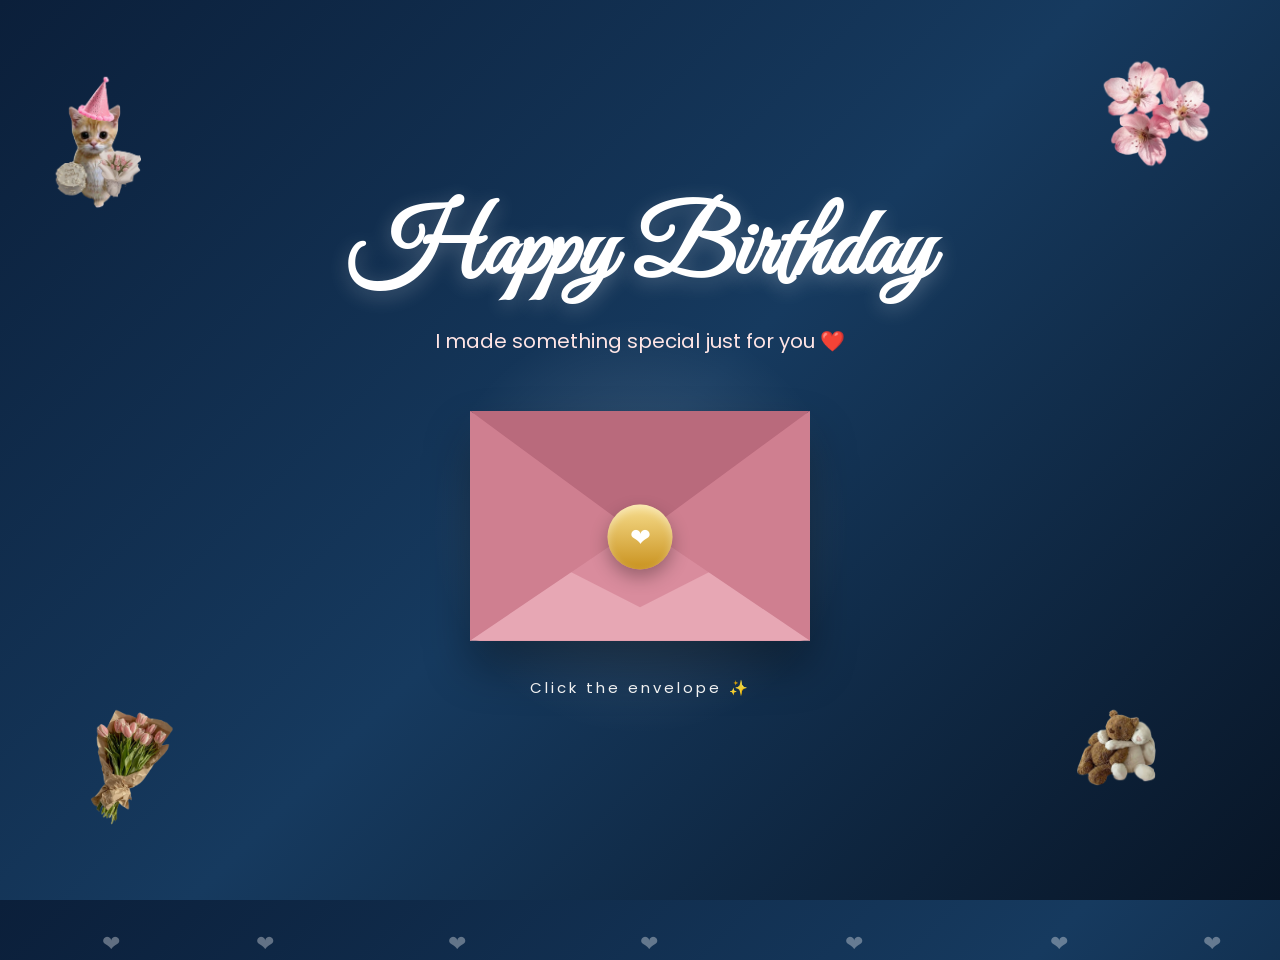
<file: index.html>
<!DOCTYPE html>
<html lang="en">
<head>
    <meta charset="UTF-8">
    <meta name="viewport" content="width=device-width, initial-scale=1.0">
    <title>Happy Birthday ❤️</title>

    <link rel="stylesheet" href="style.css">

    <!-- Google Fonts -->
    <link href="https://fonts.googleapis.com/css2?family=Great+Vibes&family=Poppins:wght@300;400;500;600&display=swap" rel="stylesheet">
</head>

<body>

    <!-- Floating Hearts -->
    <div class="hearts">
        <span>❤</span>
        <span>❤</span>
        <span>❤</span>
        <span>❤</span>
        <span>❤</span>
        <span>❤</span>
        <span>❤</span>
    </div>

    <!-- Decorative Stickers -->
    <img src="images/cat.png" class="sticker cat" alt="Cat">
    <img src="images/lilies.png" class="sticker lilies" alt="Flowers">
    <img src="images/flower.png" class="sticker flower" alt="Flower">
    <!--<img src="images/teddy.png" class="sticker teddy" alt="Teddy Bear">-->
    <img src="images/teddy.png" class="sticker kiss" alt="Kiss">

    <!-- Main Content -->
    <main class="container">

        <h1>
            Happy Birthday
        </h1>

        <p class="subtitle">
            I made something special just for you ❤️
        </p>

        <!-- Envelope -->
        <div class="envelope" id="envelope">

            <div class="back"></div>

            <div class="bottom"></div>

            <div class="left"></div>

            <div class="right"></div>

            <div class="top"></div>

            <div class="seal"></div>

        </div>

        <p class="click">
            Click the envelope ✨
        </p>

    </main>

    <script src="script.js"></script>

</body>
</html>
</file>
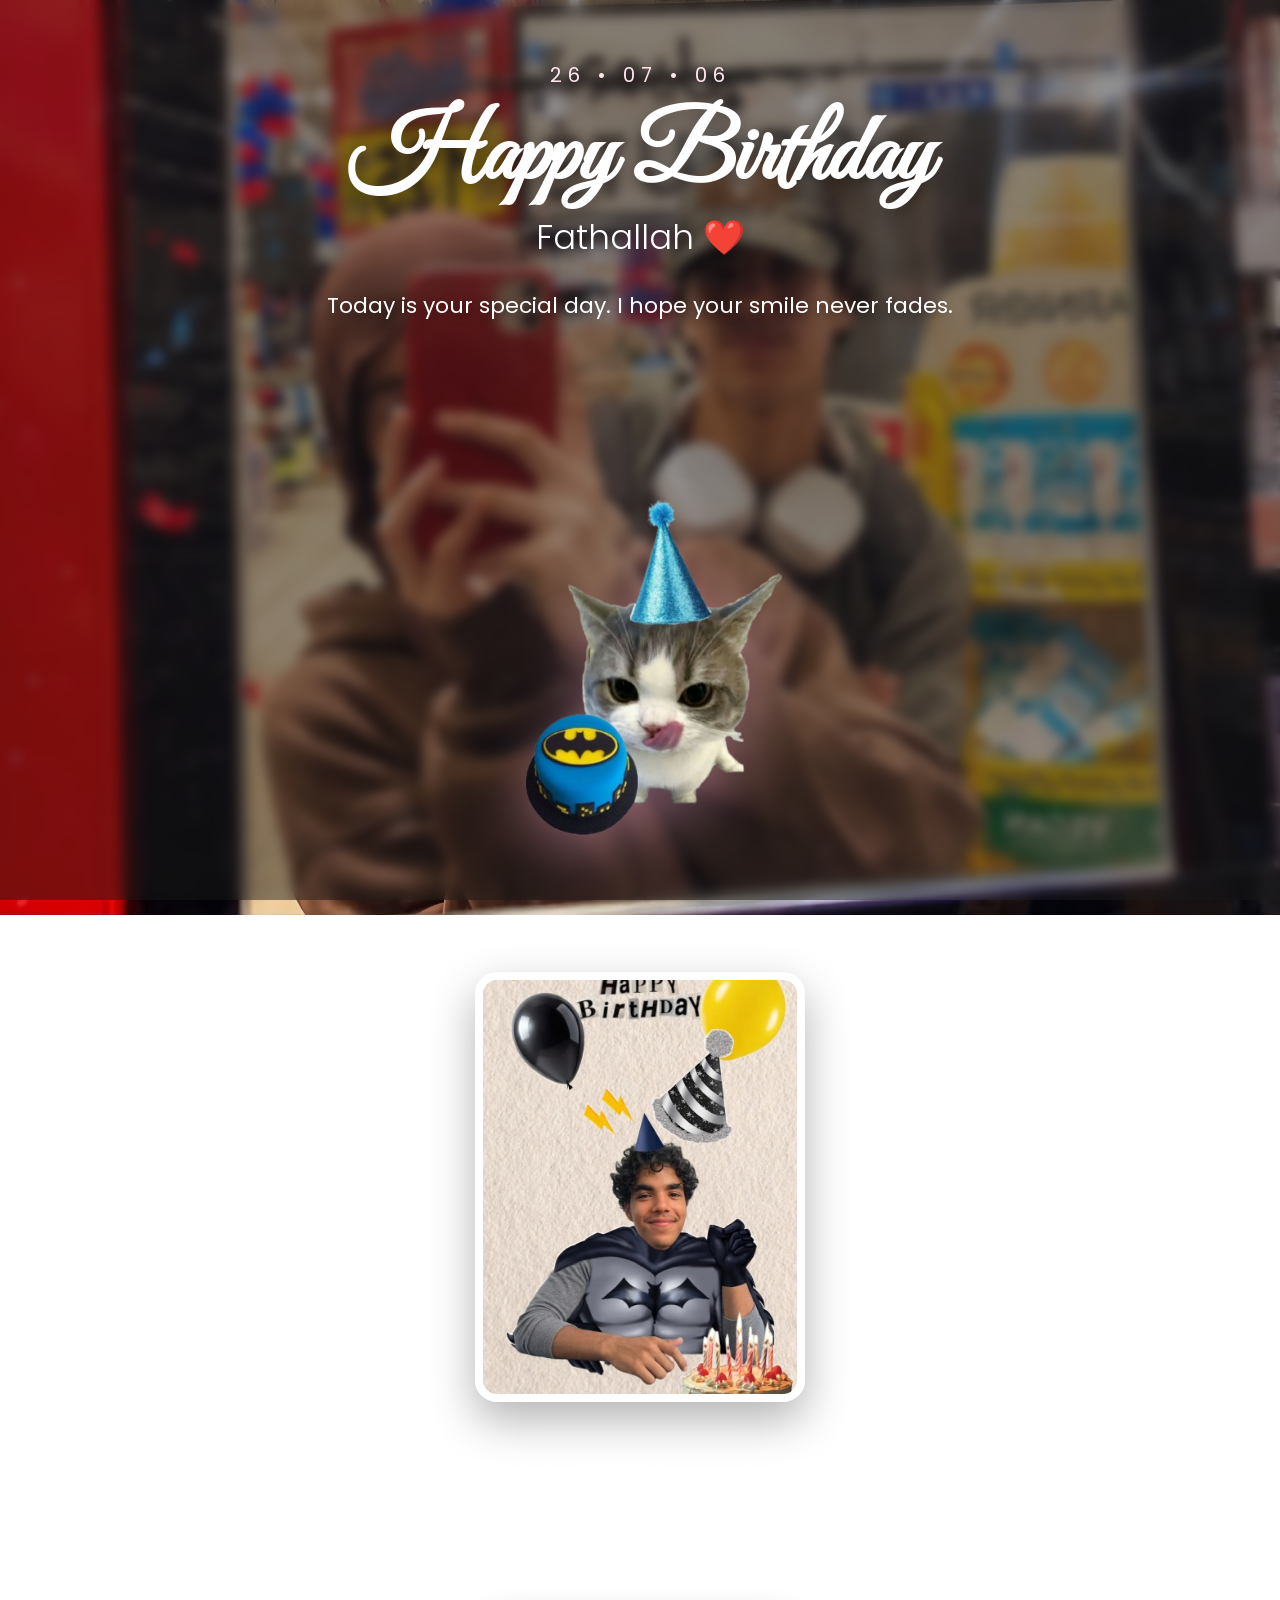
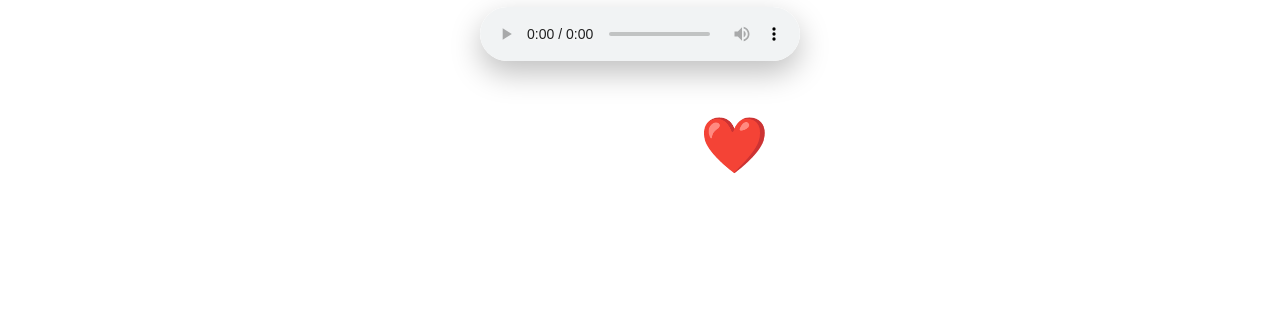
<file: cake.html>
<!DOCTYPE html>
<html lang="en">

<head>

    <meta charset="UTF-8">
    <meta name="viewport" content="width=device-width, initial-scale=1.0">

    <title>Happy Birthday ❤️</title>

    <link rel="stylesheet" href="cake.css">

    <link href="https://fonts.googleapis.com/css2?family=Great+Vibes&family=Poppins:wght@300;400;500;600&display=swap" rel="stylesheet">

</head>

<body>

    <!-- Overlay -->
    <div class="overlay"></div>

    <!-- Floating Hearts -->
    <div class="hearts">
        <span>❤</span>
        <span>❤</span>
        <span>❤</span>
        <span>❤</span>
        <span>❤</span>
        <span>❤</span>
        <span>❤</span>
    </div>

    <!-- Decorations -->

    <!--<img src="images/lvy.png" class="sticker flower1" alt="">
    <img src="images/man.png" class="sticker flower2" alt="">
    <img src="images/us.png" class="sticker butterfly" alt="">-->

    <main class="content">

        <p class="date">
            26 • 07 • 06
        </p>

        <h1>

            Happy Birthday

            <span>Fathallah ❤️</span>

        </h1>

        <p class="subtitle">

            Today is your special day.
            I hope your smile never fades.

        </p>

        <!-- Cake -->

        <div class="cake-section">

            <img src="images/batmancake.png" class="cake" alt="Birthday Cake">

        </div>

        <!-- Favorite Photo -->

        <div class="memory">

            <img src="images/finalpic.png" alt="">

        </div>

        <!-- Final Message -->

        <div class="final-message">

            <p>
                Happy birthday BATMAN, love u my lovely man.

            </p>

            <p>

                I hope this little surprise
                made your birthday
                a little happier.

            </p>

        </div>

        <!-- Music -->

        <audio controls class="music">

            <source src="music/music.mp3" type="audio/mpeg">

        </audio>

        <!-- Finish -->

        <p class="finish">

            The End ❤️

        </p>

        <p class="back" id="backBtn">

            ← Back

        </p>

    </main>

    <script src="cake.js"></script>

</body>

</html>
</file>
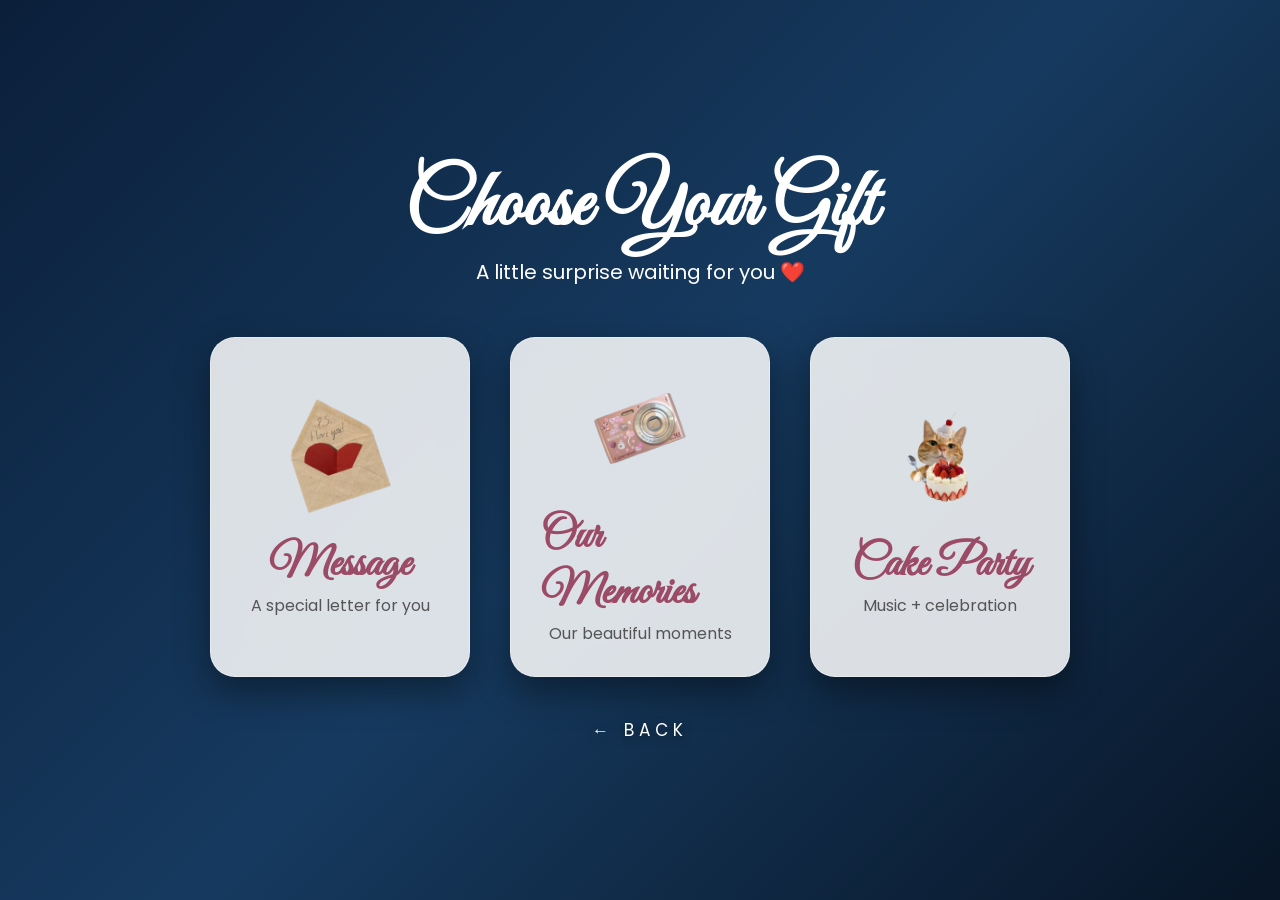
<file: gift.html>
<!DOCTYPE html>
<html lang="en">

<head>

<meta charset="UTF-8">
<meta name="viewport" content="width=device-width, initial-scale=1.0">

<title>Your Gift 🎁</title>

<link rel="stylesheet" href="gift.css">

<link href="https://fonts.googleapis.com/css2?family=Great+Vibes&family=Poppins:wght@300;400;500&display=swap" rel="stylesheet">

</head>


<body>
<div class="hearts">
        <span>❤</span>
        <span>❤</span>
        <span>❤</span>
        <span>❤</span>
        <span>❤</span>
        <span>❤</span>
        <span>❤</span>
    </div>

<div class="title">

<h1>
Choose Your Gift
</h1>

<p>
A little surprise waiting for you ❤️
</p>

</div>



<div class="gifts">


<!-- MESSAGE -->

<a href="message.html" class="card">

<img src="images/message.png">

<h2>
Message
</h2>

<p>
A special letter for you
</p>

</a>




<!-- PHOTOS -->

<a href="memories.html" class="card">

<img src="images/camera.png">

<h2>
Our Memories
</h2>

<p>
Our beautiful moments
</p>

</a>




<!-- CAKE -->

<a href="cake.html" class="card">

<img src="images/cakeu.png">

<h2>
Cake Party
</h2>

<p>
Music + celebration
</p>

</a>


</div>
<p id="backBtn" class="back-btn">
    ← Back
</p>
<script src="gift.js"></script>
</body>

</html>
</file>
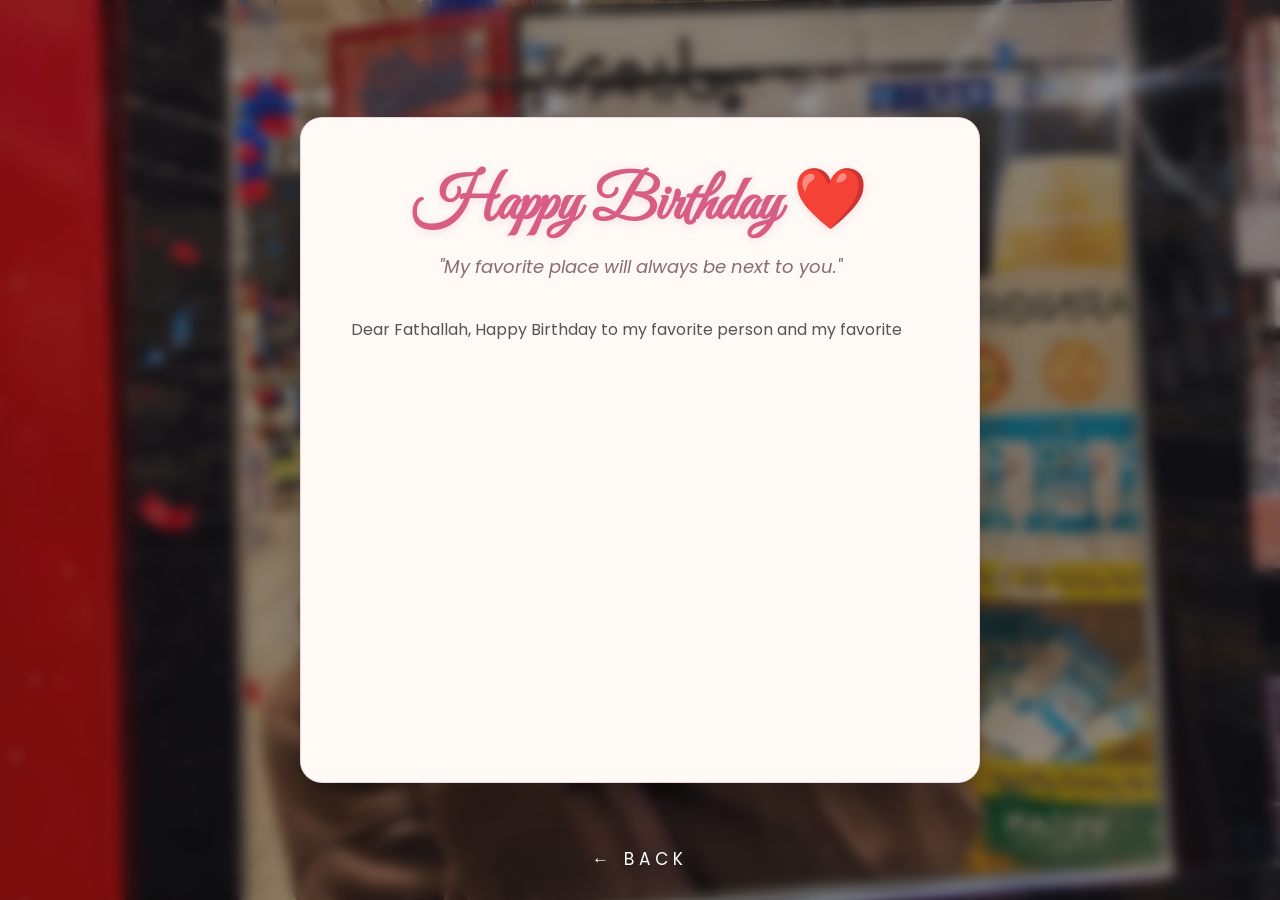
<file: letter.html>
<!DOCTYPE html>
<html lang="en">

<head>

    <meta charset="UTF-8">
    <meta name="viewport" content="width=device-width, initial-scale=1.0">

    <title>My Letter ❤️</title>

    <link rel="stylesheet" href="letter.css">

    <link href="https://fonts.googleapis.com/css2?family=Great+Vibes&family=Poppins:wght@300;400;500&display=swap" rel="stylesheet">

</head>

<body>

    <!-- Overlay -->
    <div class="overlay"></div>

    <!-- Floating Hearts -->
    <div class="hearts">
        <span>❤</span>
        <span>❤</span>
        <span>❤</span>
        <span>❤</span>
        <span>❤</span>
        <span>❤</span>
        <span>❤</span>
    </div>


    <!-- Letter -->

    <main class="paper">

        <h1>
            Happy Birthday ❤️
        </h1>

        <p class="quote">
            "My favorite place will always be next to you."
        </p>

        <div class="letter-text">

            <p>
Dear Fathallah,

Happy Birthday to my favorite person and my favorite place. ❤️

Today is all about you, and I truly hope this new year of your life brings you happiness, success, peace, and everything you've been wishing for.

I just wanted to remind you how grateful I am to know you. Thank you, beb, for everything. You are such an amazing person. والله يا ربي فينما حطيتي يدك تلقى الخير، والله يعاونك في حياتك ويخليني ديما معاك. 🤍

I made this little gift for you. إلا ما عجبكش، غادي نموت 😂 (ما كاينش خيار آخر). But that doesn't mean I've given up on getting you a real gift, يا أسفاه. I promise I'll make you something by hand because I know you'll love it, inchaAllah.

And don't ever forget this: I love you so much, from the bottom of my heart. These aren't just words—they're everything I truly feel. ❤️

May Allah grant all your wishes, bless your life with endless happiness, success, good health, and keep your beautiful smile on your face always.
Thank you for every smile,
                every laugh,
                every memory,
                and every beautiful moment.
Happy 20!! 

I wish you all the happiness in the world. ❤️

</p>

        </div>

        <div class="signature">

            With all my love, kanbghik

            <span>ur little princess ❤️</span>

        </div>

    </main>
<p class="back-click" id="backBtn">
    ← Back
</p>
<script src="letter.js"></script>

</body>

</html>
</file>
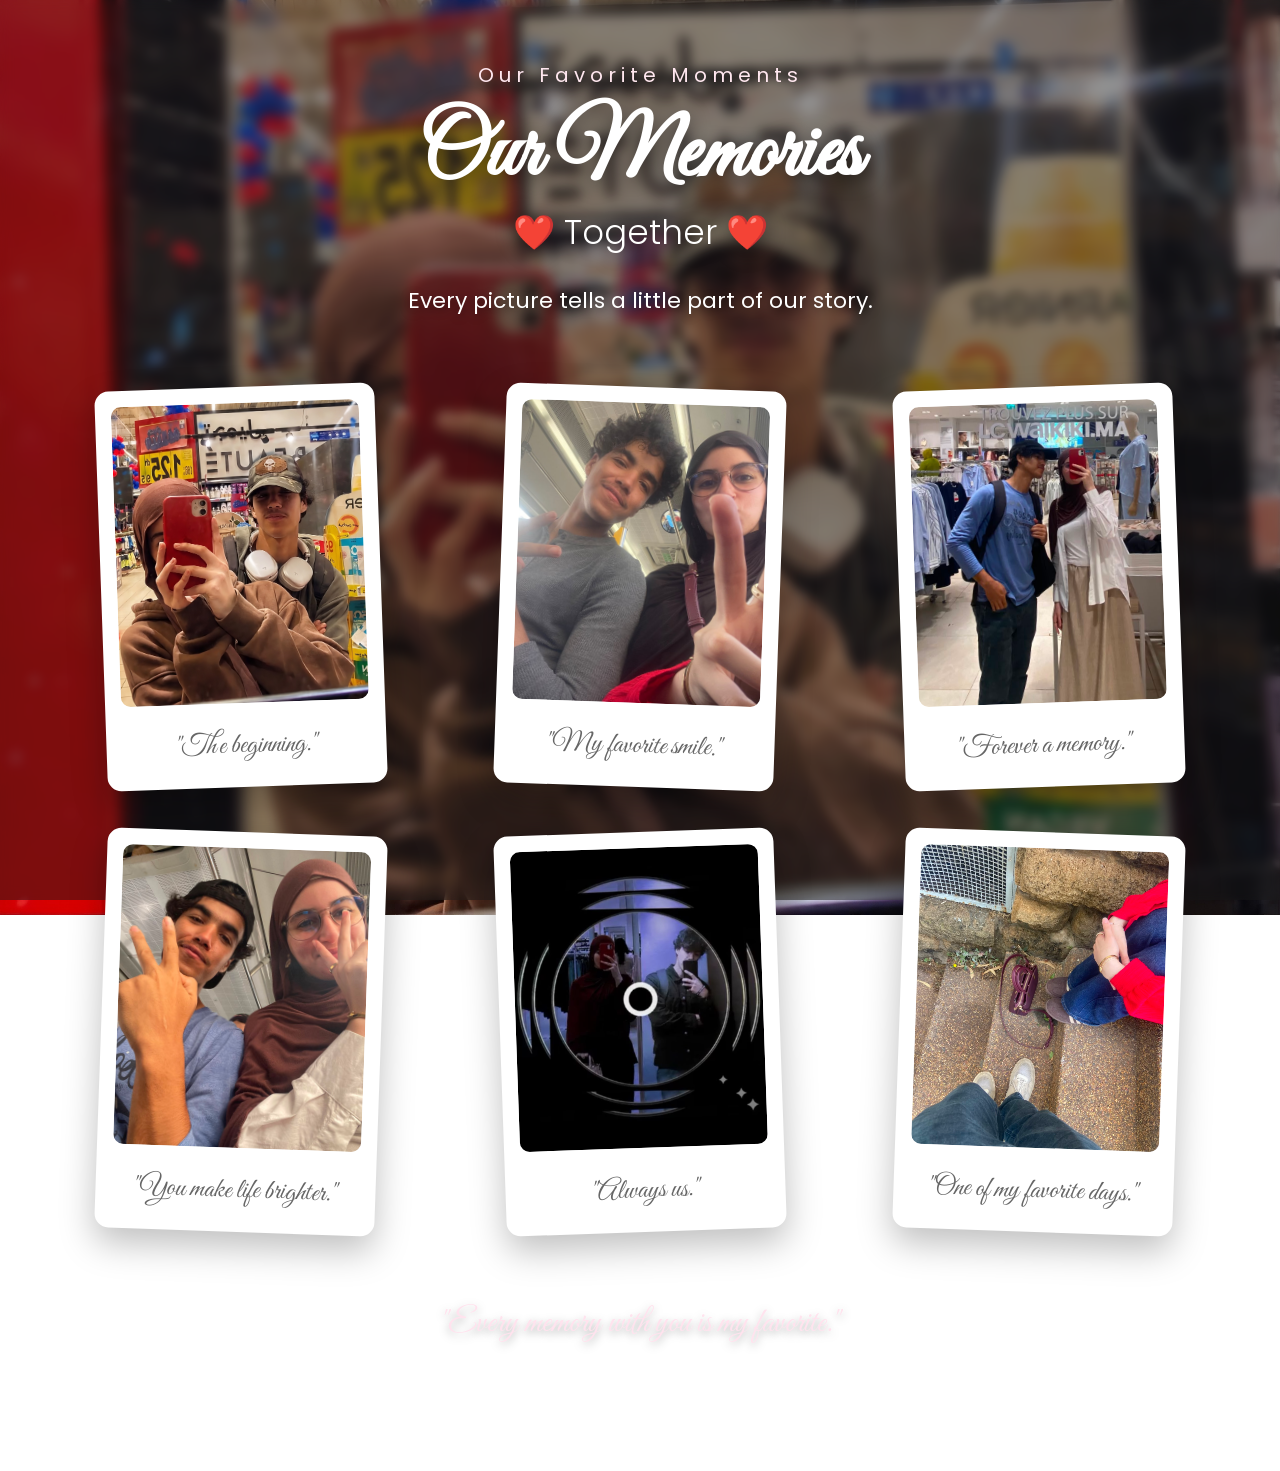
<file: memories.html>
<!DOCTYPE html>
<html lang="en">

<head>

    <meta charset="UTF-8">
    <meta name="viewport" content="width=device-width, initial-scale=1.0">

    <title>Our Memories ❤️</title>

    <link rel="stylesheet" href="memories.css">

    <link href="https://fonts.googleapis.com/css2?family=Great+Vibes&family=Poppins:wght@300;400;500;600&display=swap" rel="stylesheet">

</head>

<body>

    <!-- Overlay -->
    <div class="overlay"></div>

    <!-- Floating Hearts -->
    <div class="hearts">
        <span>❤</span>
        <span>❤</span>
        <span>❤</span>
        <span>❤</span>
        <span>❤</span>
        <span>❤</span>
        <span>❤</span>
    </div>

    

    <main class="content">

        <p class="date">
            Our Favorite Moments
        </p>

        <h1>
            Our Memories
            <span>❤️ Together ❤️</span>
        </h1>

        <p class="subtitle">
            Every picture tells a little part of our story.
        </p>

        <!-- Gallery -->

        <section class="gallery">

            <div class="photo">
                <img src="images/uss.jpg" alt="">
                <p>"The beginning."</p>
            </div>

            <div class="photo">
                <img src="images/oo.jpeg" alt="">
                <p>"My favorite smile."</p>
            </div>

            <div class="photo">
                <img src="images/wow.jpeg" alt="">
                <p>"Forever a memory."</p>
            </div>

            <div class="photo">
                <img src="images/gg.jpeg" alt="">
                <p>"You make life brighter."</p>
            </div>

            <div class="photo">
                <img src="images/bb.jpeg" alt="">
                <p>"Always us."</p>
            </div>

            <div class="photo">
                <img src="images/ff.jpeg" alt="">
                <p>"One of my favorite days."</p>
            </div>

        </section>

        <p class="quote">

            "Every memory with you is my favorite."

        </p>
        <p class="back" id="backBtn">

            ← Back

        </p>

    </main>

    <script src="memories.js"></script>

</body>

</html>
</file>
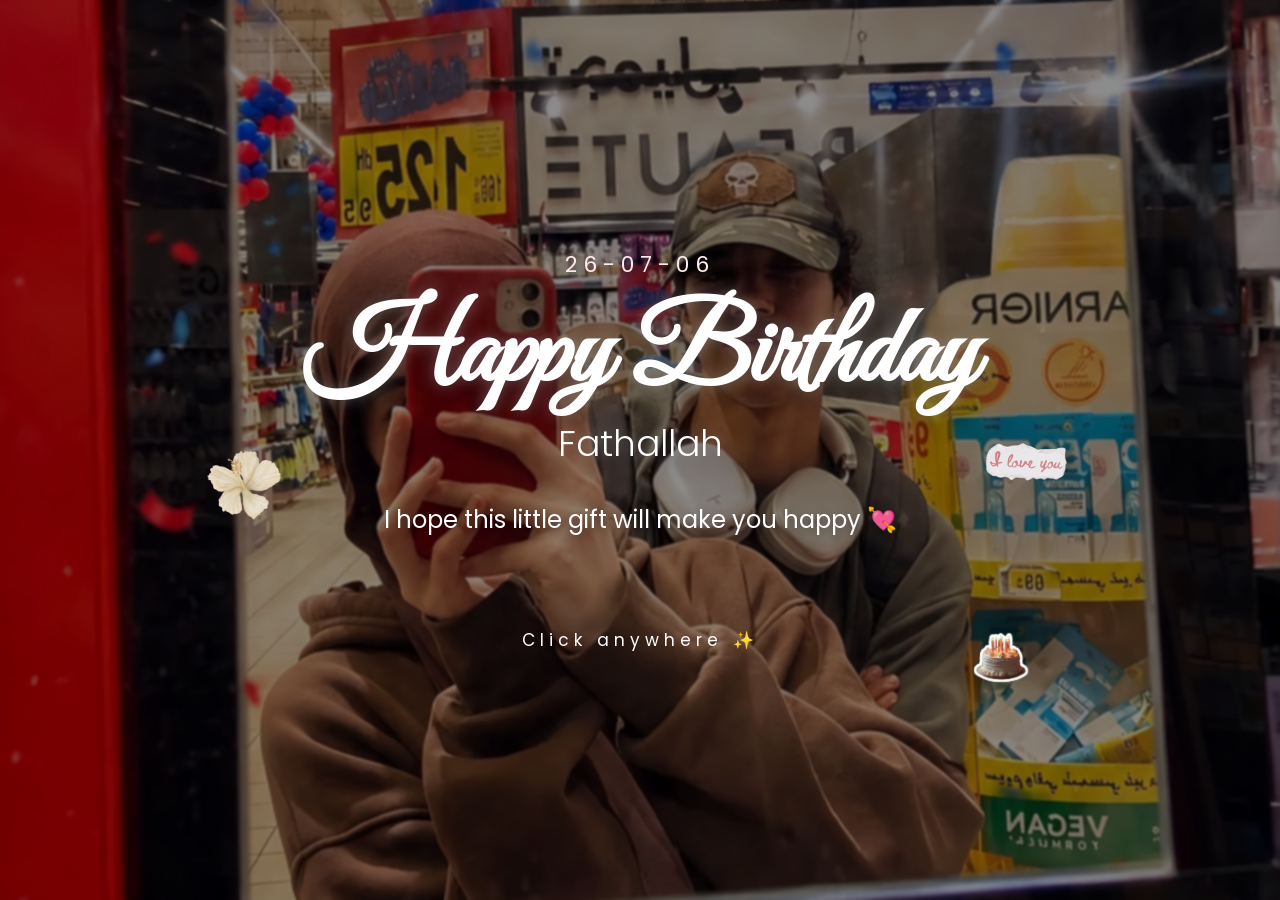
<file: welcome.html>
<!DOCTYPE html>
<html lang="en">

<head>

    <meta charset="UTF-8">
    <meta name="viewport" content="width=device-width, initial-scale=1.0">

    <title>Happy Birthday ❤️</title>

    <link rel="stylesheet" href="welcome.css">

    <link href="https://fonts.googleapis.com/css2?family=Great+Vibes&family=Poppins:wght@300;400;500;600&display=swap" rel="stylesheet">

</head>

<body>

    <!-- Dark overlay -->
    <div class="overlay"></div>

    <!-- Main Content -->
    <main class="content">

        <p class="date">
            26-07-06
        </p>

        <h1>
            Happy Birthday
            <span>Fathallah</span>
        </h1>

        <p class="message">
            I hope this little gift will make you happy 💘
        </p>

        <!-- Stickers -->
        <img src="images/cutieflower.png" class="sticker flower" alt="">
        <img src="images/lvy.png" class="sticker lilies" alt="">
        <img src="images/cake.png" class="sticker teddy" alt="">

        <p class="click">
            Click anywhere ✨
        </p>

    </main>

    <script>

        document.body.addEventListener("click", () => {

            document.body.classList.add("fade");

            setTimeout(() => {

                window.location.href = "gift.html";

            },800);

        });

    </script>

</body>

</html>
</file>
<file: style.css>
/*==================================
        RESET
===================================*/

*{
    margin:0;
    padding:0;
    box-sizing:border-box;
}

body{
    font-family:'Poppins',sans-serif;
    background: linear-gradient(
    135deg,
    #0B1F3A,
    #163A5F,
    #081526
);

    min-height:100vh;
    overflow:hidden;

    display:flex;
    justify-content:center;
    align-items:center;

    position:relative;
}


/*==================================
        MAIN CONTENT
===================================*/

.container{

    position:relative;
    z-index:10;

    text-align:center;

    padding:20px;
}


.container h1{

    font-family:'Great Vibes',cursive;

    color:white;

    font-size:clamp(60px,8vw,95px);

    line-height:1.1;

    text-shadow:
    0 5px 20px rgba(255,255,255,.25);
}


.container h1 span{

    display:block;

    margin-top:10px;

    font-family:'Poppins',sans-serif;

    font-size:32px;

    font-weight:300;

    color:#ffdede;
}



.subtitle{

    margin-top:20px;

    margin-bottom:55px;

    color:#ffe5e5;

    font-size:20px;
}



.click{

    margin-top:35px;

    color:white;

    font-size:15px;

    letter-spacing:3px;
}



/*==================================
        ENVELOPE
===================================*/

.envelope{

    width:340px;

    height:230px;

    position:relative;

    margin:auto;

    cursor:pointer;

    perspective:1200px;

    transition:.4s ease;

}


.envelope:hover{

    transform:
    translateY(-8px)
    scale(1.03);

}


/* envelope glow */

.envelope::after{

    content:"";

    position:absolute;

    width:420px;

    height:420px;

    left:50%;

    top:50%;


    transform:
    translate(-50%,-50%);


    background:
    radial-gradient(
    rgba(255,255,255,.18),
    transparent 70%
    );


    z-index:-1;

}



/* BACK */

.back{

    position:absolute;

    inset:0;

    background:#D98C9D;

    border-radius:10px;

    box-shadow:

    0 25px 45px rgba(0,0,0,.35);


    z-index:1;

}



/* BOTTOM FOLD */

.bottom{

    position:absolute;

    bottom:0;

    width:100%;

    height:120px;


    background:#E7A7B4;


    clip-path:
    polygon(
    0 0,
    50% 72%,
    100% 0,
    100% 100%,
    0 100%
    );


    z-index:3;

}



/* LEFT FOLD */

.left{

    position:absolute;

    left:0;

    top:0;


    width:50%;

    height:100%;


    background:#CF7F90;


    clip-path:
    polygon(
    0 0,
    100% 50%,
    0 100%
    );


    z-index:4;

}
/*==================================
        RIGHT FOLD
===================================*/

.right{

    position:absolute;

    right:0;

    top:0;


    width:50%;

    height:100%;


    background:#CF7F90;


    clip-path:
    polygon(
    100% 0,
    0 50%,
    100% 100%
    );


    z-index:4;

}



/*==================================
        TOP FLAP
===================================*/

.top{

    position:absolute;


    width:100%;

    height:125px;


    top:0;

    left:0;


    background:#B96A7C;


    clip-path:
    polygon(
    0 0,
    100% 0,
    50% 100%
    );


    transform-origin:top center;


    transition:.8s ease;


    z-index:6;

}



/*==================================
        WAX SEAL
===================================*/

.seal{

    position:absolute;


    width:65px;

    height:65px;


    left:50%;

    top:55%;


    transform:
    translate(-50%,-50%);


    border-radius:50%;


    background:
    linear-gradient(
    #f7dd8d,
    #c9921f
    );


    box-shadow:

    inset 0 4px 8px rgba(255,255,255,.4),

    0 8px 18px rgba(0,0,0,.3);



    z-index:7;


    transition:.5s ease;

}



.seal::before{

    content:"❤";


    position:absolute;


    inset:0;


    display:flex;

    justify-content:center;

    align-items:center;


    color:white;


    font-size:25px;

}



/*==================================
        CLICK ANIMATION
===================================*/


.envelope:active{

    transform:scale(.97);

}



/*==================================
        FADE TO LETTER PAGE
===================================*/


body.fade-out{

    animation:
    fadeOut 1s forwards;

}



@keyframes fadeOut{

    from{

        opacity:1;

    }


    to{

        opacity:0;

    }

}/*==================================
        FLOATING HEARTS
===================================*/

.hearts span{

    position:absolute;

    bottom:-60px;


    color:rgba(255,255,255,.35);


    font-size:22px;
    animation:
    heartFloat linear infinite;

}
.hearts span:nth-child(1){

    left:8%;

    animation-duration:8s;

}


.hearts span:nth-child(2){

    left:20%;

    animation-duration:11s;

}


.hearts span:nth-child(3){

    left:35%;

    animation-duration:9s;

}


.hearts span:nth-child(4){

    left:50%;

    animation-duration:12s;

}


.hearts span:nth-child(5){

    left:66%;

    animation-duration:10s;

}


.hearts span:nth-child(6){

    left:82%;

    animation-duration:8.5s;

}


.hearts span:nth-child(7){

    left:94%;

    animation-duration:11s;

}



@keyframes heartFloat{


    0%{

        transform:
        translateY(0)
        scale(.5);

        opacity:0;

    }


    20%{

        opacity:.8;

    }


    100%{

        transform:
        translateY(-120vh)
        scale(1.5);


        opacity:0;

    }

}



/*==================================
        STICKERS
===================================*/


.sticker{

    position:absolute;

    pointer-events:none;

    user-select:none;


    animation:
    stickerFloat 5s ease-in-out infinite;

}



.cat{

    width:90px;

    left:4%;

    top:8%;

}



.lilies{

    width:120px;

    right:5%;

    top:6%;

}



.flower{

    width:85px;

    left:7%;

    bottom:8%;

}



.kiss{

    width:120px;

    right:8%;

    bottom:10%;

}



.teddy{

    width:95px;

    right:3%;

    top:55%;

}




@keyframes stickerFloat{


    0%,100%{

        transform:
        translateY(0);

    }


    50%{

        transform:
        translateY(-15px);

    }

}



/*==================================
        RESPONSIVE
===================================*/


@media(max-width:768px){


    .container h1{

        font-size:58px;

    }


    .container h1 span{

        font-size:25px;

    }


    .subtitle{

        font-size:16px;

    }



    .envelope{

        width:280px;

        height:190px;

    }



    .cat{

        width:60px;

    }


    .lilies{

        width:80px;

    }


    .flower{

        width:60px;

    }


    .kiss{

        width:45px;

    }


    .teddy{

        width:65px;

    }


}



@media(max-width:480px){


    .container h1{

        font-size:44px;

    }


    .container h1 span{

        font-size:22px;

    }


    .subtitle{

        font-size:14px;

        margin-bottom:35px;

    }



    .envelope{

        width:220px;

        height:150px;

    }



    .seal{

        width:45px;

        height:45px;

    }


}
</file>
<file: cake.css>
/*==================================================
                    RESET
==================================================*/

*{
    margin:0;
    padding:0;
    box-sizing:border-box;
}

html,
body{

    width:100%;
    height:100%;

}

body{

    font-family:'Poppins',sans-serif;

    overflow-x:hidden;

    position:relative;

    background:
        linear-gradient(rgba(0,0,0,.45),rgba(0,0,0,.45)),
        url("images/uss.jpg");

    background-size:cover;
    background-position:center;
    background-repeat:no-repeat;
    background-attachment:fixed;

}


/*==================================================
                    OVERLAY
==================================================*/

.overlay{

    position:fixed;

    inset:0;

    background:rgba(255,255,255,.05);

    backdrop-filter:blur(6px);

    z-index:1;

}


/*==================================================
                    CONTENT
==================================================*/

.content{

    position:relative;

    z-index:5;

    width:90%;

    max-width:1100px;

    margin:auto;

    padding:60px 0 80px;

    text-align:center;

    color:white;

    animation:fadeIn 1.2s ease;

}


/*==================================================
                    TITLE
==================================================*/

.date{

    font-size:20px;

    letter-spacing:6px;

    color:#ffe5ef;

    margin-bottom:20px;

}

h1{

    font-family:'Great Vibes',cursive;

    font-size:95px;

    line-height:1;

    text-shadow:
        0 5px 20px rgba(0,0,0,.45);

}

h1 span{

    display:block;

    margin-top:15px;

    font-family:'Poppins',sans-serif;

    font-size:34px;

    font-weight:300;

}

.subtitle{

    margin-top:35px;

    font-size:22px;

    text-shadow:0 3px 10px rgba(0,0,0,.35);

}


/*==================================================
                    CAKE
==================================================*/

.cake-section{

    margin-top:55px;

}

.cake{

    width:300px;

    animation:
        float 4s ease-in-out infinite,
        glow 2.5s ease-in-out infinite;

    filter:
        drop-shadow(0 15px 30px rgba(255,180,210,.45));

}


/*==================================================
                    PHOTO
==================================================*/

.memory{

    margin-top:55px;

}

.memory img{

    width:330px;

    height:430px;

    object-fit:cover;

    border-radius:22px;

    border:8px solid white;

    box-shadow:
        0 18px 45px rgba(0,0,0,.30);

    transition:.4s;

}

.memory img:hover{

    transform:scale(1.05);

}


/*==================================================
                FINAL MESSAGE
==================================================*/

.final-message{

    margin-top:45px;

    max-width:700px;

    margin-left:auto;

    margin-right:auto;

    color:white;

    line-height:2;

    font-size:18px;

}

.final-message p{

    margin-bottom:18px;

}
/*==================================================
                DECORATIONS
==================================================*/

.sticker{

    position:fixed;

    pointer-events:none;

    user-select:none;

    z-index:2;

    animation:float 6s ease-in-out infinite;

}

.flower1{

    width:120px;

    top:30px;

    left:30px;

}

.flower2{

    width:120px;

    top:30px;

    right:30px;

}

.butterfly{

    width:80px;

    bottom:40px;

    right:40px;

}


/*==================================================
                FLOATING HEARTS
==================================================*/

.hearts{

    position:fixed;

    inset:0;

    overflow:hidden;

    pointer-events:none;

    z-index:2;

}

.hearts span{

    position:absolute;

    bottom:-80px;

    font-size:24px;

    opacity:.8;

    animation:heartFloat 12s linear infinite;

}

.hearts span:nth-child(1){

    left:8%;
    animation-delay:0s;

}

.hearts span:nth-child(2){

    left:28%;
    animation-delay:2s;

}

.hearts span:nth-child(3){

    left:48%;
    animation-delay:5s;

}

.hearts span:nth-child(4){

    left:70%;
    animation-delay:1s;

}

.hearts span:nth-child(5){

    left:90%;
    animation-delay:4s;

}


/*==================================================
                MUSIC
==================================================*/

.music{

    margin-top:45px;

    width:320px;

    max-width:90%;

    border-radius:40px;

    box-shadow:
        0 12px 30px rgba(0,0,0,.25);

}


/*==================================================
                END
==================================================*/

.finish{

    margin-top:45px;

    font-family:'Great Vibes',cursive;

    font-size:55px;

    color:#fff;

    text-shadow:
        0 4px 15px rgba(255,255,255,.25);

}


/*==================================================
                BACK BUTTON
==================================================*/

.back{

    margin-top:30px;

    font-size:17px;

    letter-spacing:5px;

    color:white;

    cursor:pointer;

    text-transform:uppercase;

    animation:pulse 1.5s infinite;

    transition:.3s;

}

.back:hover{

    color:#ffd8e8;

    transform:scale(1.08);

}


/*==================================================
                FADE OUT
==================================================*/

body.fade{

    animation:fadeOut .8s forwards;

}


/*==================================================
                ANIMATIONS
==================================================*/

@keyframes fadeIn{

    from{

        opacity:0;

        transform:translateY(30px);

    }

    to{

        opacity:1;

        transform:none;

    }

}

@keyframes float{

    0%,100%{

        transform:translateY(0);

    }

    50%{

        transform:translateY(-14px);

    }

}

@keyframes glow{

    0%,100%{

        transform:scale(1);

        filter:
            drop-shadow(0 0 15px rgba(255,220,140,.4));

    }

    50%{

        transform:scale(1.04);

        filter:
            drop-shadow(0 0 35px rgba(255,220,140,.9));

    }

}

@keyframes pulse{

    0%,100%{

        opacity:1;

    }

    50%{

        opacity:.45;

    }

}

@keyframes heartFloat{

    0%{

        transform:translateY(0) rotate(0deg);

        opacity:0;

    }

    15%{

        opacity:1;

    }

    100%{

        transform:
            translateY(-120vh)
            rotate(360deg);

        opacity:0;

    }

}

@keyframes fadeOut{

    to{

        opacity:0;

    }

}


/*==================================================
                RESPONSIVE
==================================================*/

@media(max-width:900px){

    h1{

        font-size:65px;

    }

    h1 span{

        font-size:28px;

    }

    .subtitle{

        font-size:18px;

    }

    .cake{

        width:230px;

    }

    .memory img{

        width:260px;

        height:340px;

    }

    .finish{

        font-size:42px;

    }

}


@media(max-width:600px){

    h1{

        font-size:48px;

    }

    h1 span{

        font-size:22px;

    }

    .subtitle{

        font-size:16px;

    }

    .cake{

        width:180px;

    }

    .memory img{

        width:210px;

        height:280px;

    }

    .flower1,
    .flower2{

        width:70px;

    }

    .butterfly{

        width:45px;

    }

    .finish{

        font-size:34px;

    }

    .back{

        font-size:13px;

        letter-spacing:3px;

    }

}
</file>
<file: gift.css>
*{

margin:0;
padding:0;
box-sizing:border-box;

}
.hearts{
    position:fixed;
    inset:0;
    pointer-events:none;
    z-index:0;
}

.title,
.gifts,
.back-btn{
    position:relative;
    z-index:5;
}
@keyframes heartFloat{

    0%{
        transform:translateY(0) scale(.5);
        opacity:0;
    }

    20%{
        opacity:.8;
    }

    100%{
        transform:translateY(-120vh) scale(1.5);
        opacity:0;
    }

}
.card{

    backdrop-filter:blur(15px);

    border:1px solid rgba(255,255,255,.35);

}
.card:hover{

    box-shadow:
        0 25px 50px rgba(0,0,0,.45);

}
body.fade{
    animation:fadeOut .8s forwards;
}

@keyframes fadeOut{

    from{
        opacity:1;
    }

    to{
        opacity:0;
    }

}

body{

min-height:100vh;

background: linear-gradient(
    135deg,
    #0B1F3A,
    #163A5F,
    #081526
);

background-size:cover;

background-position:center;

font-family:'Poppins';

display:flex;

flex-direction:column;

align-items:center;

justify-content:center;

color:white;

}




.title{

text-align:center;

margin-bottom:50px;

animation:show 1s;

}



.title h1{

font-family:'Great Vibes';

font-size:80px;

}



.title p{

font-size:20px;

}




.gifts{


display:flex;

gap:40px;

justify-content:center;

flex-wrap:wrap;


}
.hearts span{

    position:absolute;

    bottom:-60px;


    color:rgba(255,255,255,.35);


    font-size:22px;


    animation:
    heartFloat linear infinite;

}



.hearts span:nth-child(1){

    left:8%;

    animation-duration:8s;

}


.hearts span:nth-child(2){

    left:20%;

    animation-duration:11s;

}


.hearts span:nth-child(3){

    left:35%;

    animation-duration:9s;

}


.hearts span:nth-child(4){

    left:50%;

    animation-duration:12s;

}


.hearts span:nth-child(5){

    left:66%;

    animation-duration:10s;

}


.hearts span:nth-child(6){

    left:82%;

    animation-duration:8.5s;

}


.hearts span:nth-child(7){

    left:94%;

    animation-duration:11s;

}
/*==========================
        BACK BUTTON
==========================*/

.back-btn{

    margin-top:40px;

    color:white;

    font-size:17px;

    letter-spacing:5px;

    text-transform:uppercase;

    cursor:pointer;

    animation:pulse 1.5s infinite;

    transition:.35s;

    text-shadow:
    0 3px 10px rgba(0,0,0,.5);

}


.back-btn:hover{

    color:#ffd6e5;

    transform:scale(1.08);

}


@keyframes pulse{

    0%,100%{

        opacity:1;

    }

    50%{

        opacity:.45;

    }

}


.card{


width:260px;

height:340px;


background:

rgba(255,255,255,.85);


border-radius:25px;


text-decoration:none;


color:#9b4b65;


display:flex;


flex-direction:column;


align-items:center;


justify-content:center;


padding:30px;


transition:.5s;


box-shadow:

0 15px 35px rgba(0,0,0,.4);


}



.card img{


width:120px;

height:120px;

object-fit:contain;


}



.card h2{


font-family:'Great Vibes';

font-size:45px;

margin-top:20px;


}



.card p{

color:#555;

}



.card:hover{


transform:

translateY(-20px)
scale(1.05);


}




.stickers img{


position:absolute;

width:100px;

animation:float 4s infinite;


}



.stickers img:first-child{


left:80px;

bottom:80px;

}



.stickers img:last-child{


right:80px;

top:150px;

}




@keyframes float{


50%{

transform:translateY(-20px);

}

}



@keyframes show{


from{

opacity:0;

transform:translateY(50px);

}


to{

opacity:1;

}


}




@media(max-width:700px){


.title h1{

font-size:55px;

}


.card{

width:220px;

height:300px;

}


}
</file>
<file: letter.css>
/*==================================================
                    RESET
==================================================*/

*{
    margin:0;
    padding:0;
    box-sizing:border-box;
}

html,
body{

    width:100%;
    height:100%;

}

body{

    font-family:'Poppins',sans-serif;

    display:flex;

    justify-content:center;

    align-items:center;

    overflow:hidden;

    position:relative;

    background:
        linear-gradient(rgba(0,0,0,.45),rgba(0,0,0,.45)),
        url("images/uss.jpg");

    background-size:cover;
    background-position:center;
    background-repeat:no-repeat;

}


/*==================================================
                    OVERLAY
==================================================*/

.overlay{

    position:absolute;

    inset:0;

    background:rgba(255,255,255,.05);

    backdrop-filter:blur(6px);

    z-index:1;

}


/*==================================================
                    PAPER
==================================================*/

.paper{

    position:relative;

    z-index:5;

    width:680px;

    max-width:88%;

    height:74vh;

    background:#fffaf6;

    border:1px solid rgba(225,185,198,.55);

    border-radius:22px;

    padding:45px 50px;

    overflow-y:auto;

    box-shadow:
        0 18px 45px rgba(0,0,0,.18),
        0 8px 20px rgba(0,0,0,.10);

    animation:paperAppear 1s ease;

}


/*==================================================
                    TITLE
==================================================*/

.paper h1{

    text-align:center;

    font-family:'Great Vibes',cursive;

    font-size:60px;

    color:#d85d84;

    margin-bottom:10px;

    text-shadow:
        0 2px 8px rgba(216,93,132,.18);

}

.quote{

    text-align:center;

    font-size:18px;

    font-style:italic;

    color:#8b6c73;

    margin-bottom:35px;

}


/*==================================================
                LETTER TEXT
==================================================*/

.letter-text{

    font-size:16px;

    line-height:1.9;

    color:#555;

    text-align:justify;

}

.letter-text p{

    animation:fadeText 1.5s ease;

}


/*==================================================
                SIGNATURE
==================================================*/

.signature{

    margin-top:40px;

    text-align:right;

    color:#666;

    font-size:18px;

}

.signature span{

    display:block;

    margin-top:10px;

    font-family:'Great Vibes',cursive;

    font-size:40px;

    color:#d85d84;

}
/*==================================================
                DECORATIONS
==================================================*/

.flower,
.butterfly{

    position:absolute;

    pointer-events:none;

    user-select:none;

    z-index:2;

    animation:floatSticker 6s ease-in-out infinite;

}

.flower1{

    width:120px;

    top:25px;
    left:25px;

}

.flower2{

    width:120px;

    top:25px;
    right:25px;

}

.flower3{

    width:95px;

    bottom:25px;
    left:25px;

}

.butterfly{

    width:70px;

    bottom:35px;
    right:35px;

}


/*==================================================
                FLOATING HEARTS
==================================================*/

.hearts{

    position:absolute;

    inset:0;

    overflow:hidden;

    pointer-events:none;

    z-index:2;

}

.hearts span{

    position:absolute;

    bottom:-80px;

    font-size:24px;

    opacity:.75;

    animation:heartFloat 12s linear infinite;

}

.hearts span:nth-child(1){

    left:8%;
    animation-delay:0s;

}

.hearts span:nth-child(2){

    left:28%;
    animation-delay:2s;

}

.hearts span:nth-child(3){

    left:50%;
    animation-delay:5s;

}

.hearts span:nth-child(4){

    left:72%;
    animation-delay:1s;

}

.hearts span:nth-child(5){

    left:90%;
    animation-delay:4s;

}


/*==================================================
                SCROLLBAR
==================================================*/

.paper::-webkit-scrollbar{

    width:8px;

}

.paper::-webkit-scrollbar-track{

    background:transparent;

}

.paper::-webkit-scrollbar-thumb{

    background:#ebb5c5;

    border-radius:20px;

}

.paper::-webkit-scrollbar-thumb:hover{

    background:#df8ca6;

}


/*==================================================
                ANIMATIONS
==================================================*/

@keyframes paperAppear{

    from{

        opacity:0;

        transform:
            translateY(50px)
            scale(.95);

    }

    to{

        opacity:1;

        transform:none;

    }

}

@keyframes fadeText{

    from{

        opacity:0;

    }

    to{

        opacity:1;

    }

}

@keyframes floatSticker{

    0%,100%{

        transform:translateY(0);

    }

    50%{

        transform:translateY(-12px);

    }

}

@keyframes heartFloat{

    0%{

        transform:translateY(0) rotate(0deg);

        opacity:0;

    }

    15%{

        opacity:1;

    }

    100%{

        transform:
            translateY(-120vh)
            rotate(360deg);

        opacity:0;

    }

}


/*==================================================
                FADE OUT
==================================================*/

body.fade{

    animation:fadeOut .8s forwards;

}

@keyframes fadeOut{

    to{

        opacity:0;

        transform:scale(1.02);

    }

}
/*==================================================
                BACK TEXT
==================================================*/

.back-click{

    position:absolute;

    left:50%;

    bottom:28px;

    transform:translateX(-50%);

    z-index:20;

    color:#ffffff;

    font-size:17px;

    letter-spacing:5px;

    text-transform:uppercase;

    cursor:pointer;

    text-shadow:
        0 3px 10px rgba(0,0,0,.45);

    animation:pulse 1.5s infinite;

    transition:.35s;

}

.back-click:hover{

    transform:
        translateX(-50%)
        scale(1.08);

    color:#ffd6e5;

}

@keyframes pulse{

    0%,100%{

        opacity:1;

    }

    50%{

        opacity:.45;

    }

}


/*==================================================
                RESPONSIVE
==================================================*/

@media (max-width:900px){

    .paper{

        width:90%;

        height:78vh;

        padding:35px;

    }

    .paper h1{

        font-size:48px;

    }

    .quote{

        font-size:16px;

    }

    .letter-text{

        font-size:15px;

        line-height:1.8;

    }

    .signature{

        font-size:17px;

    }

    .signature span{

        font-size:34px;

    }

    .flower1{

        width:90px;

    }

    .flower2{

        width:90px;

    }

    .flower3{

        width:75px;

    }

    .butterfly{

        width:55px;

    }

    .back-click{

        font-size:15px;

        letter-spacing:4px;

        bottom:22px;

    }

}


@media (max-width:600px){

    .paper{

        width:94%;

        height:82vh;

        padding:25px;

        border-radius:18px;

    }

    .paper h1{

        font-size:38px;

    }

    .quote{

        font-size:14px;

        margin-bottom:20px;

    }

    .letter-text{

        font-size:14px;

        line-height:1.7;

        text-align:left;

    }

    .signature{

        font-size:15px;

    }

    .signature span{

        font-size:28px;

    }

    .flower1{

        width:60px;

        top:15px;

        left:15px;

    }

    .flower2{

        width:60px;

        top:15px;

        right:15px;

    }

    .flower3{

        width:50px;

        left:15px;

        bottom:15px;

    }

    .butterfly{

        width:40px;

        right:15px;

        bottom:15px;

    }

    .hearts span{

        font-size:18px;

    }

    .back-click{

        font-size:13px;

        letter-spacing:3px;

        bottom:18px;

    }

}
</file>
<file: memories.css>
/*==================================================
                    RESET
==================================================*/

*{
    margin:0;
    padding:0;
    box-sizing:border-box;
}

html,
body{

    width:100%;
    height:100%;

}

body{

    font-family:'Poppins',sans-serif;

    overflow-x:hidden;

    position:relative;

    background:
        linear-gradient(rgba(0,0,0,.45),rgba(0,0,0,.45)),
        url("images/uss.jpg");

    background-size:cover;
    background-position:center;
    background-attachment:fixed;
    background-repeat:no-repeat;

}


/*==================================================
                    OVERLAY
==================================================*/

.overlay{

    position:fixed;

    inset:0;

    background:rgba(255,255,255,.05);

    backdrop-filter:blur(6px);

    z-index:1;

}


/*==================================================
                    CONTENT
==================================================*/

.content{

    position:relative;

    z-index:5;

    width:90%;

    max-width:1300px;

    margin:auto;

    padding:60px 0 80px;

    text-align:center;

    color:white;

    animation:fadeIn 1.2s ease;

}


/*==================================================
                    TITLE
==================================================*/

.date{

    font-size:20px;

    letter-spacing:5px;

    color:#ffe7ef;

    margin-bottom:20px;

}

h1{

    font-family:'Great Vibes',cursive;

    font-size:90px;

    line-height:1;

    text-shadow:
        0 5px 20px rgba(0,0,0,.45);

}

h1 span{

    display:block;

    margin-top:15px;

    font-size:34px;

    font-family:'Poppins',sans-serif;

    font-weight:300;

}

.subtitle{

    margin-top:35px;

    font-size:22px;

    color:#fff;

    text-shadow:0 3px 10px rgba(0,0,0,.4);

}


/*==================================================
                GALLERY
==================================================*/

.gallery{

    margin-top:70px;

    display:grid;

    grid-template-columns:repeat(3,1fr);

    gap:45px;

    justify-items:center;

}

.photo{

    width:280px;

    background:white;

    padding:16px 16px 24px;

    border-radius:14px;

    box-shadow:
        0 15px 35px rgba(0,0,0,.25);

    transform:rotate(-2deg);

    transition:.45s;

}

.photo:nth-child(even){

    transform:rotate(2deg);

}

.photo:hover{

    transform:scale(1.06) rotate(0deg);

    box-shadow:
        0 20px 45px rgba(0,0,0,.35);

}

.photo img{

    width:100%;

    height:300px;

    object-fit:cover;

    border-radius:10px;

}

.photo p{

    margin-top:18px;

    color:#666;

    font-family:'Great Vibes',cursive;

    font-size:28px;

}
/*==================================================
                DECORATIONS
==================================================*/

.sticker{

    position:fixed;

    pointer-events:none;

    user-select:none;

    z-index:2;

    animation:float 6s ease-in-out infinite;

}

.flower1{

    width:120px;

    top:30px;

    left:30px;

}

.flower2{

    width:120px;

    top:30px;

    right:30px;

}

.butterfly{

    width:80px;

    bottom:40px;

    right:40px;

}


/*==================================================
                FLOATING HEARTS
==================================================*/

.hearts{

    position:fixed;

    inset:0;

    overflow:hidden;

    pointer-events:none;

    z-index:2;

}

.hearts span{

    position:absolute;

    bottom:-80px;

    font-size:24px;

    opacity:.75;

    animation:heartFloat 12s linear infinite;

}

.hearts span:nth-child(1){

    left:8%;

    animation-delay:0s;

}

.hearts span:nth-child(2){

    left:28%;

    animation-delay:2s;

}

.hearts span:nth-child(3){

    left:50%;

    animation-delay:5s;

}

.hearts span:nth-child(4){

    left:72%;

    animation-delay:1s;

}

.hearts span:nth-child(5){

    left:90%;

    animation-delay:4s;

}


/*==================================================
                QUOTE
==================================================*/

.quote{

    margin-top:70px;

    font-size:34px;

    font-family:'Great Vibes',cursive;

    color:#ffe3ee;

    text-shadow:0 3px 10px rgba(0,0,0,.35);

}


/*==================================================
            CONTINUE & BACK
==================================================*/

.continue,
.back{

    margin-top:45px;

    font-size:17px;

    letter-spacing:5px;

    color:white;

    cursor:pointer;

    text-transform:uppercase;

    animation:pulse 1.5s infinite;

    transition:.3s;

}

.back{

    margin-top:20px;

}

.continue:hover,
.back:hover{

    color:#ffd4e5;

    transform:scale(1.08);

}


/*==================================================
                ANIMATIONS
==================================================*/

@keyframes fadeIn{

    from{

        opacity:0;

        transform:translateY(30px);

    }

    to{

        opacity:1;

        transform:none;

    }

}

@keyframes float{

    0%,100%{

        transform:translateY(0);

    }

    50%{

        transform:translateY(-15px);

    }

}

@keyframes pulse{

    0%,100%{

        opacity:1;

    }

    50%{

        opacity:.45;

    }

}

@keyframes heartFloat{

    0%{

        transform:translateY(0) rotate(0deg);

        opacity:0;

    }

    15%{

        opacity:1;

    }

    100%{

        transform:translateY(-120vh) rotate(360deg);

        opacity:0;

    }

}


/*==================================================
                FADE OUT
==================================================*/

body.fade{

    animation:fadeOut .8s forwards;

}

@keyframes fadeOut{

    to{

        opacity:0;

    }

}


/*==================================================
                RESPONSIVE
==================================================*/

@media(max-width:900px){

    h1{

        font-size:65px;

    }

    h1 span{

        font-size:26px;

    }

    .subtitle{

        font-size:18px;

    }

    .gallery{

        grid-template-columns:repeat(2,1fr);

        gap:30px;

    }

    .photo{

        width:230px;

    }

    .photo img{

        height:260px;

    }

}

@media(max-width:600px){

    h1{

        font-size:48px;

    }

    h1 span{

        font-size:20px;

    }

    .subtitle{

        font-size:16px;

    }

    .gallery{

        grid-template-columns:1fr;

        gap:25px;

    }

    .photo{

        width:90%;

        max-width:300px;

    }

    .photo img{

        height:320px;

    }

    .flower1,
    .flower2{

        width:70px;

    }

    .butterfly{

        width:50px;

    }

    .quote{

        font-size:28px;

    }

    .continue,
    .back{

        font-size:13px;

        letter-spacing:3px;

    }

}
</file>
<file: welcome.css>
/*==================================
            RESET
===================================*/

*{
    margin:0;
    padding:0;
    box-sizing:border-box;
}

body{

    font-family:'Poppins',sans-serif;

    min-height:100vh;

    overflow:hidden;

    cursor:pointer;

    position:relative;

    display:flex;

    justify-content:center;

    align-items:center;

    background:
    linear-gradient(rgba(0,0,0,.35),rgba(0,0,0,.35)),
    url("images/uss.jpg");

    background-size:cover;
    background-position:center;
    background-repeat:no-repeat;

}

/*==================================
            OVERLAY
===================================*/

.overlay{

    position:absolute;

    inset:0;

    background:rgba(0,0,0,.15);

    backdrop-filter:blur(1px);

}

/*==================================
            CONTENT
===================================*/

.content{

    position:relative;

    z-index:10;

    text-align:center;

    color:white;

    animation:fadeIn 1.5s ease;

    width:90%;

}

.date{

    font-size:22px;

    letter-spacing:6px;

    margin-bottom:20px;

    color:#ffe9e9;

    text-shadow:0 3px 10px rgba(0,0,0,.5);

}

h1{

    font-family:'Great Vibes',cursive;

    font-size:110px;

    line-height:1;

    text-shadow:
    0 0 15px rgba(255,255,255,.3),
    0 5px 25px rgba(0,0,0,.45);

}

h1 span{

    display:block;

    margin-top:15px;

    font-family:'Poppins',sans-serif;

    font-size:36px;

    font-weight:300;

}

.message{

    margin-top:40px;

    font-size:24px;

    color:white;

    text-shadow:0 3px 10px rgba(0,0,0,.4);

}

.click{

    margin-top:90px;

    font-size:17px;

    letter-spacing:5px;

    animation:pulse 1.5s infinite;

}
/*==================================
            STICKERS
===================================*/

.sticker{

    position:absolute;

    pointer-events:none;

    user-select:none;

    animation:float 5s ease-in-out infinite;

}

/* Top Left */

.cat{

    width:90px;

    top:110px;

    left:120px;

}

/* Top Right */

.lilies{

    width:120px;

    top:110px;

    right:130px;

}

/* Bottom Left */

.flower{

    width:100px;

    bottom:120px;

    left:130px;

}

/* Middle Right */

.teddy{

    width:90px;

    top:330px;

    right:170px;

}

/* Bottom Right */

.kiss{

    width:65px;

    bottom:120px;

    right:170px;

}

/*==================================
            ANIMATIONS
===================================*/

@keyframes fadeIn{

    from{

        opacity:0;

        transform:translateY(30px);

    }

    to{

        opacity:1;

        transform:none;

    }

}

@keyframes float{

    0%,100%{

        transform:translateY(0px);

    }

    50%{

        transform:translateY(-15px);

    }

}

@keyframes pulse{

    0%,100%{

        opacity:1;

    }

    50%{

        opacity:.45;

    }

}

/*==================================
            FADE OUT
===================================*/

body.fade{

    animation:fadeOut .8s forwards;

}

@keyframes fadeOut{

    to{

        opacity:0;

    }

}

/*==================================
            RESPONSIVE
===================================*/

@media(max-width:900px){

    h1{

        font-size:78px;

    }

    h1 span{

        font-size:30px;

    }

    .message{

        font-size:18px;

        padding:0 20px;

    }

    .click{

        margin-top:60px;

    }

    .cat{

        width:60px;

        left:30px;

        top:100px;

    }

    .lilies{

        width:80px;

        right:30px;

        top:100px;

    }

    .flower{

        width:70px;

        left:30px;

        bottom:70px;

    }

    .teddy{

        width:60px;

        right:40px;

        top:280px;

    }

    .kiss{

        width:45px;

        right:40px;

        bottom:70px;

    }

}

@media(max-width:480px){

    .date{

        font-size:15px;

        letter-spacing:3px;

    }

    h1{

        font-size:52px;

    }

    h1 span{

        font-size:22px;

    }

    .message{

        font-size:15px;

        padding:0 15px;

        margin-top:25px;

    }

    .click{

        font-size:13px;

        margin-top:45px;

    }

}
</file>
